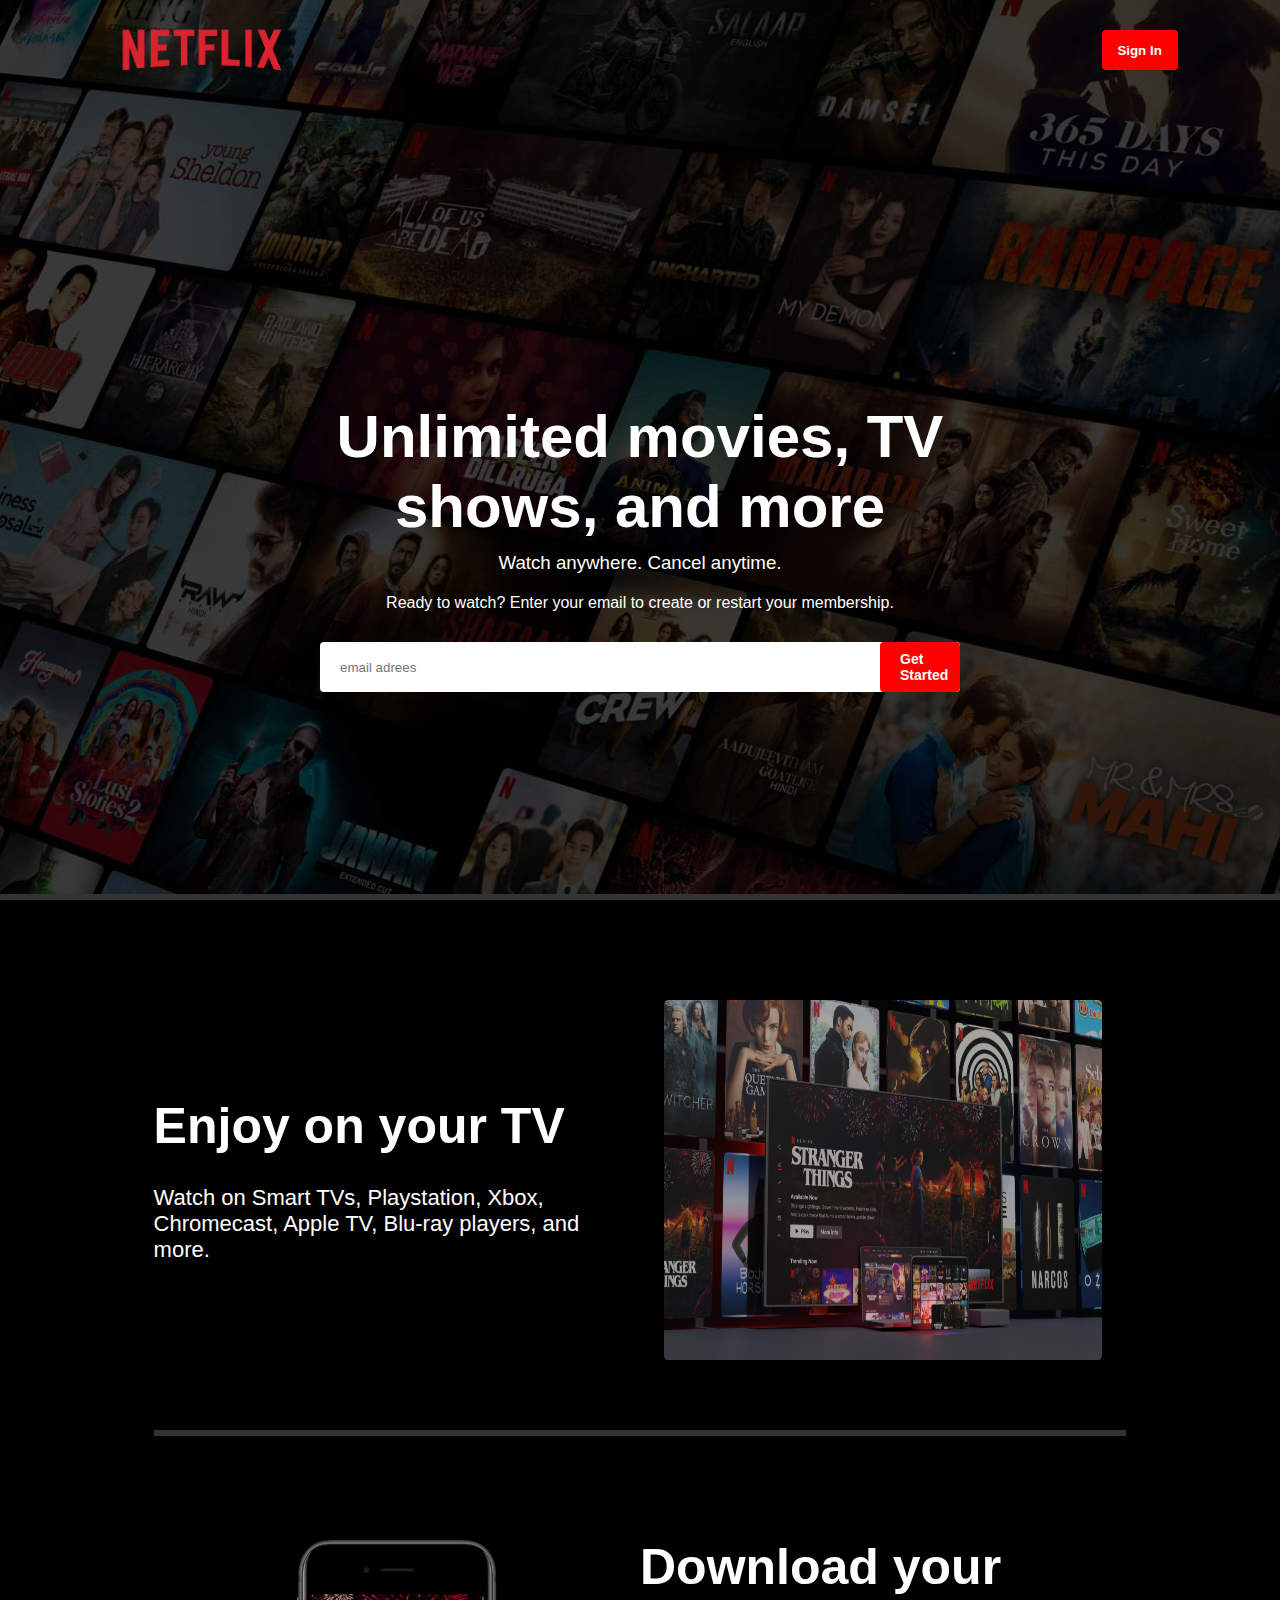
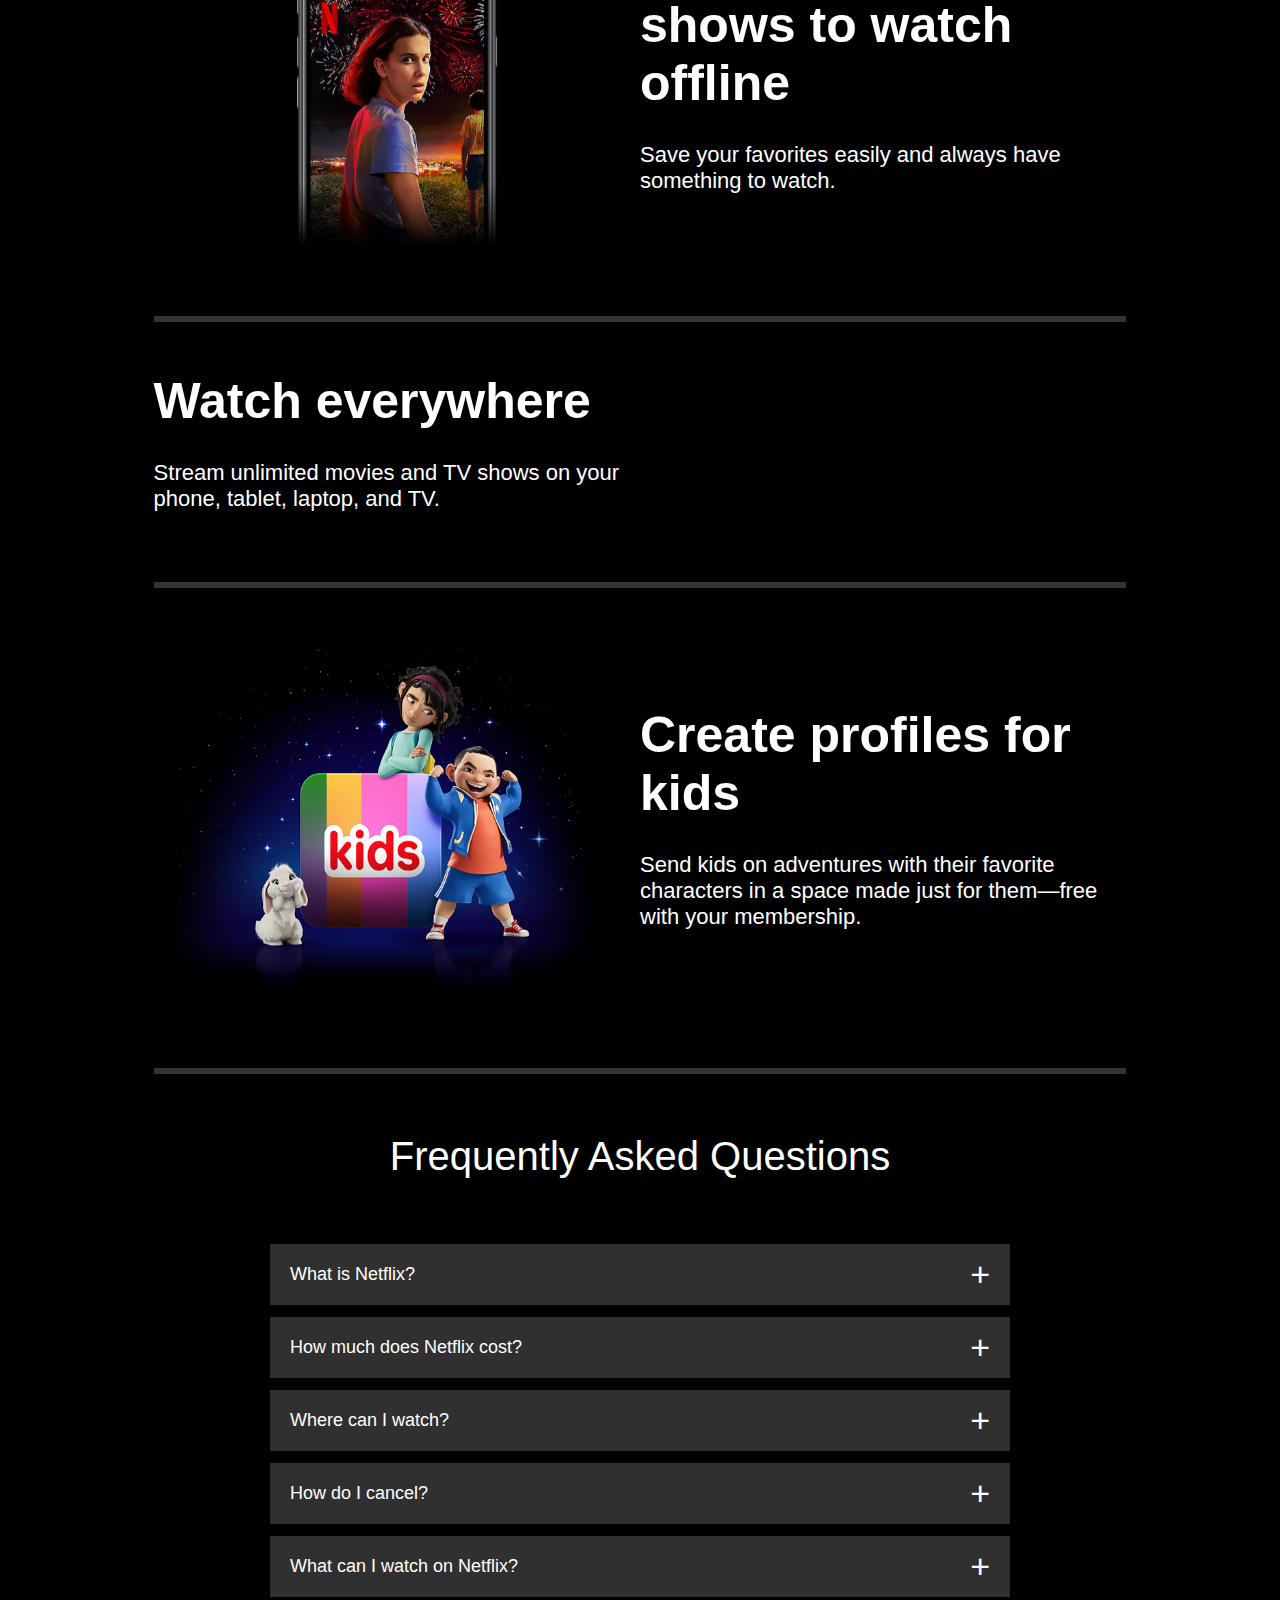
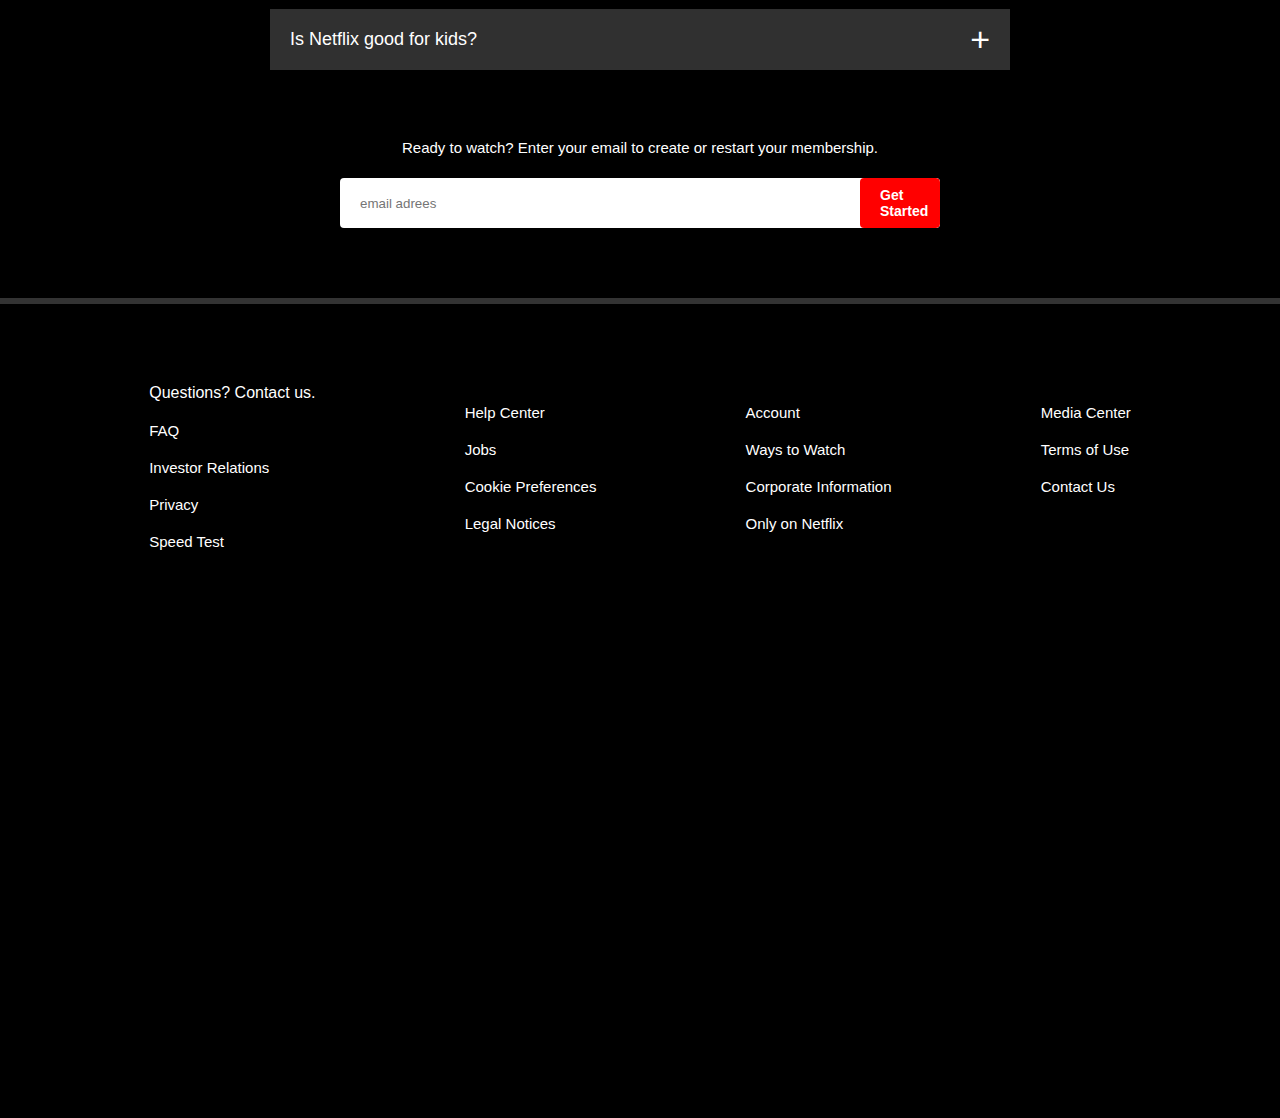
<file: index.html>
<!DOCTYPE html>
<html lang="en">
<head>
    <meta charset="UTF-8">
    <meta name="viewport" content="width=device-width, initial-scale=1.0">
    <link rel="stylesheet" href="style.css">
    <title>Netflex</title>
</head>
<body>
    <div class="header">
        <nav>
            <img src="Netflix_Logo_PMS.png" class="logo">
            <button>Sign In</button>
        </nav>
        <div class="content">
            <h1>Unlimited movies, TV shows, and more</h1>
            <h3>Watch anywhere. Cancel anytime.</h3>
            <p>Ready to watch? Enter your email to create or restart your membership.</p>
            <form class="email-sign-up">
                <input type="email" placeholder="email adrees" required>
                <button type="submit">Get Started</button>
            </form>
        </div>
    </div>

    <div class="main">
        <div class="row">
            <div class="tcv-se">
                <h2>Enjoy on your TV</h2>
                <p>Watch on Smart TVs, Playstation, Xbox, Chromecast, Apple TV, Blu-ray players, and more.</p>
            </div>
            <div class="img-sec">
                <img src="fu.png">
            </div>
        </div>

        <div class="row">
            <div class="img-sec">
                <img src="mobile-0819.jpg">
            </div>
            <div class="tcv-se">
                <h2>Download your shows to watch offline</h2>
                <p>Save your favorites easily and always have something to watch.</p>
            </div>
        </div>




        <div class="row">
            <div class="tcv-se">
                <h2>Watch everywhere</h2>
                <p>Stream unlimited movies and TV shows on your phone, tablet, laptop, and TV.</p>
            </div>
        </div>




        <div class="row">
            <div class="img-sec">
                <img src="last.png">
            </div>
            <div class="tcv-se">
                <h2>Create profiles for kids</h2>
                <p>Send kids on adventures with their favorite characters in a space made just for them—free with your membership.</p>
            </div>
        
        </div>
    </div>


    <div class="que">
        <h2>Frequently Asked Questions</h2>
        <ul class="acco">
            <li>
                <input type="radio" name="acco" id="first">
                <label for="first">What is Netflix?</label>
                <div class="acc-con">
                <p>Netflix is a streaming service that offers a wide variety of award-winning TV shows, movies, anime, documentaries, and more on thousands of internet-connected devices.

                    You can watch as much as you want, whenever you want without a single commercial – all for one low monthly price. There's always something new to discover and new TV shows and movies are added every week!</p>
                </div>
            </li>

            <li>
                <input type="radio" name="acco" id="secd">
                <label for="secd">How much does Netflix cost?</label>
                <div class="acc-con">
                <p>Watch Netflix on your smartphone, tablet, Smart TV, laptop, or streaming device, all for one fixed monthly fee. Plans range from Rs 250 to Rs 1,100 a month. No extra costs, no contracts.</p>
                </div>
            </li>

            <li>
                <input type="radio" name="acco" id="third">
                <label for="third">Where can I watch?</label>
                <div class="acc-con">
                <p>Watch anywhere, anytime. Sign in with your Netflix account to watch instantly on the web at netflix.com from your personal computer or on any internet-connected device that offers the Netflix app, including smart TVs, smartphones, tablets, streaming media players and game consoles.

                    You can also download your favorite shows with the iOS or Android app. Use downloads to watch while you're on the go and without an internet connection. Take Netflix with you anywhere.</p>
                </div>
            </li>

            <li>
                <input type="radio" name="acco" id="forth">
                <label for="forth">How do I cancel?</label>
                <div class="acc-con">
                <p>Netflix is flexible. There are no pesky contracts and no commitments. You can easily cancel your account online in two clicks. There are no cancellation fees – start or stop your account anytime.</p>
                </div>
            </li>

            <li>
                <input type="radio" name="acco" id="five">
                <label for="five">What can I watch on Netflix?</label>
                <div class="acc-con">
                <p>Netflix has an extensive library of feature films, documentaries, TV shows, anime, award-winning Netflix originals, and more. Watch as much as you want, anytime you want.</p>
                </div>
            </li>

            <li>
                <input type="radio" name="acco" id="six">
                <label for="six">Is Netflix good for kids?</label>
                <div class="acc-con">
                <p>The Netflix Kids experience is included in your membership to give parents control while kids enjoy family-friendly TV shows and movies in their own space.

                    Kids profiles come with PIN-protected parental controls that let you restrict the maturity rating of content kids can watch and block specific titles you don’t want kids to see</p>
                </div>
            </li>

        </ul>

        <small>Ready to watch? Enter your email to create or restart your membership.</small>
        <form class="email-sign-up">
            <input type="email" placeholder="email adrees" required>
            <button type="submit">Get Started</button>
        </form>
    </div>


    <footer>
        <div class="fot">
            <ul>
                <p>Questions? Contact us.</p>
                <a>FAQ</a>
                <a>Investor Relations</a>
                <a>Privacy</a>
                <a>Speed Test</a>
            </ul> 
            <ul>
                <a>Help Center</a>
                <a>Jobs</a>
                <a>Cookie Preferences</a>
                <a>Legal Notices</a>
            </ul>
            <ul>
                <a>Account</a>
                <a>Ways to Watch</a>
                <a>Corporate Information</a>
                <a>Only on Netflix</a>
            </ul>
            <ul>
                <a>Media Center</a>
                <a>Terms of Use</a>
                <a>Contact Us</a>
            </ul>
        </div>
    </footer>




</body>
</html>
</file>
<file: style.css>
*{
    margin: 0;
    padding: 0;
    font-family: 'poppins',sans-serif;
    box-sizing: border-box;
}

body{
    background-color: #000;
    color: #fff;
}

.header{
    width: 100%;
    height: 100vh;
    background-image: linear-gradient(rgba(0,0,0,0.7),rgba(0,0,0,0.7)),url("bag.jpg");
    background-size: cover;
    background-position: center;
     padding: 10px 8%;
     position: relative;
     border-bottom: 6px solid #333;
}

nav{
    display: flex;
    align-items: center;
    justify-content: space-between ;
}

.logo{
    width: 200px;
    height: 80px;
}

button{
    font-weight: 700;
    width: 76px;
    height: 40px;
    background-color: red;
    color: #fff;
    border: 2px solid red;
    border-radius: 4px;

}
button:hover{
    background-color: #fff;
    color: red;
    border: 2px solid #fff;
    cursor: pointer;
}

.content{
    position: absolute;
    top: 50%;
    left: 50%;
    transform: translate(-50%,-50%);
    text-align: center;
    margin-top: 100px;
}

.content h1{
    font-size: 60px;
    line-height: 70px;
    font-weight: 600;
    max-width: 650px;
    margin-bottom: 10px;
}

.content h3{
    font-weight: 400;
    margin-bottom: 20px;
}

.email-sign-up{
    background-color: #fff;
    border-radius: 4px;
    display: flex;
    align-items: center;
    margin-top: 30px;
    overflow: hidden;
}

.email-sign-up input{
    flex: 1;
    border: 0;
    outline: 0;
    margin-left: 20px;
    height: 50px;
}

.email-sign-up button{
    background-color:red;
    color: #fff;
    border: 0;
    outline: 0;
    font-size: 14px;
    cursor: pointer;
    height: 50px;
    padding-left: 20px;
    padding-right: 60px;
}

.email-sign-up button:hover{
    background-color:#000;
    color: #fff;
}

.main{
    padding: 50px 12%;
    font-size: 22px;
}

.row{
    border-bottom: 6px solid #333;

    display: flex;
    width: 100%;
    align-items: center;
    flex-wrap: wrap;
    padding: 50px 0;
}

.tcv-se{
    flex-basis: 50%;
    margin-bottom: 20px;

}

.img-sec{
    flex-basis: 50%;
    margin-bottom: 20px;

}

.img-sec img{
    height: 40vh;
    display: block;
    width: 90%;
    margin: auto;
}

.main h2{
    font-size: 50px;
    font-weight: 600;
    margin-bottom: 30px;
}

.que{
    padding: 10px 12%;
    text-align: center;
    font-size: 18px;

}

.que h2{
    font-weight: 500;
    font-size: 40px;
}


.acco{
    margin: 60px auto;
    width: 100%;
    max-width: 750px;

}

.acco li{
    list-style: none;
    width: 100%;
    padding: 5px;

}

.acco li label{
    display: flex;
    align-items: center;
    padding: 20px;
    font-size: 18px;
    font-weight: 500;
    background: #303030;
    margin-bottom: 2px;
    cursor: pointer;
    position: relative;
}

input[type="radio"]{
    display: none;
}

label::after{
    content: '+';
    font-size: 34px;
    position: absolute;
    right: 20px;
    transition: transform 0.5s;
}

.acco .acc-con{
    background: #303030;
    text-align: left;
    padding: 0 20px;
    max-height: 0;
    overflow: hidden;

}

.acco input[type="radio"]:checked + label + .acc-con{
    max-height: 600px;
    padding: 30px 20px;
    transition: max-height 0.5s , padding 0.5s ;
}

.acco input[type="radio"]:checked + label::after{
    transform: rotate(135deg);
}


.que .email-sign-up{
    max-width: 600px;
    margin: 20px auto 60px;
}

.que small{
    font-size: 15px;
}


footer{
   padding-top: 80px;
    border-top: 6px solid #333;
    margin-bottom: 20px;
    height: 800px;
}

.fot{
    display: flex;
    justify-content: space-evenly;
}

.fot ul a{
    display: block;
    margin-top: 20px;
    font-size: 15px;
}
</file>
